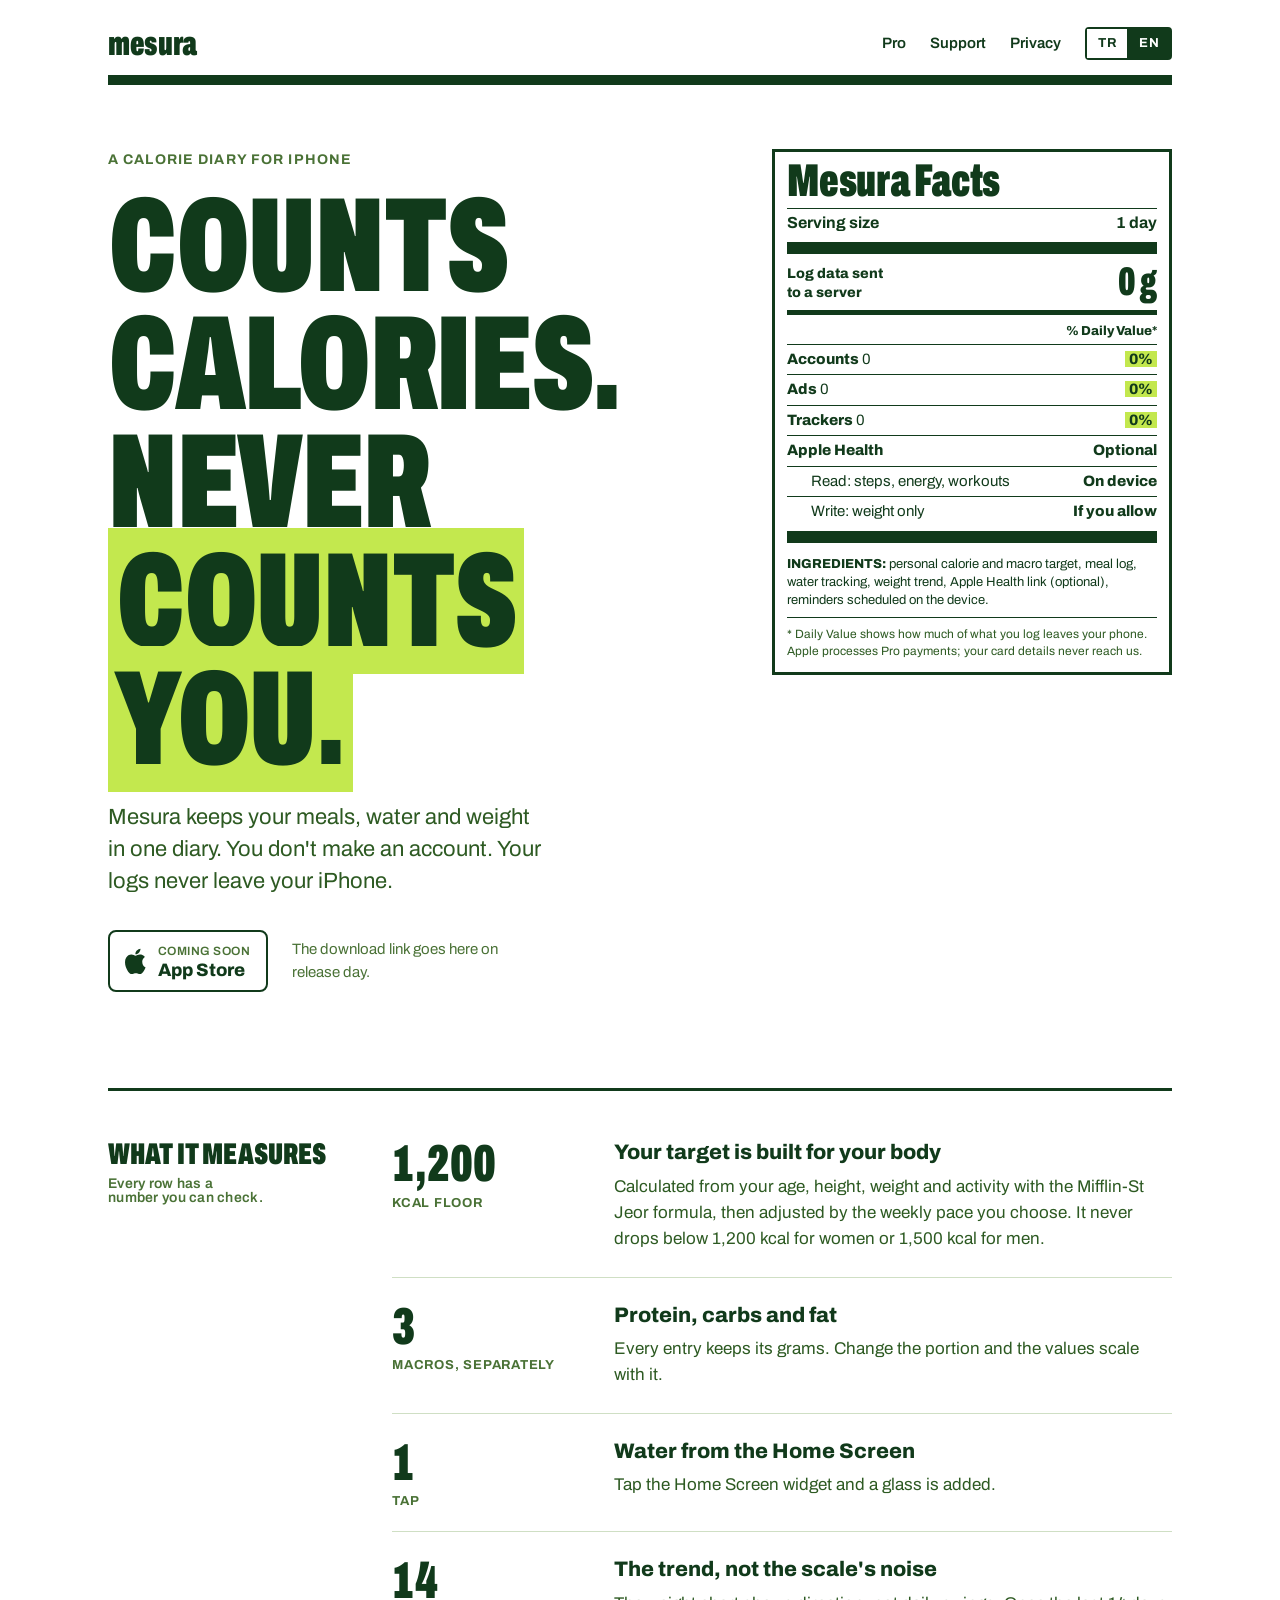
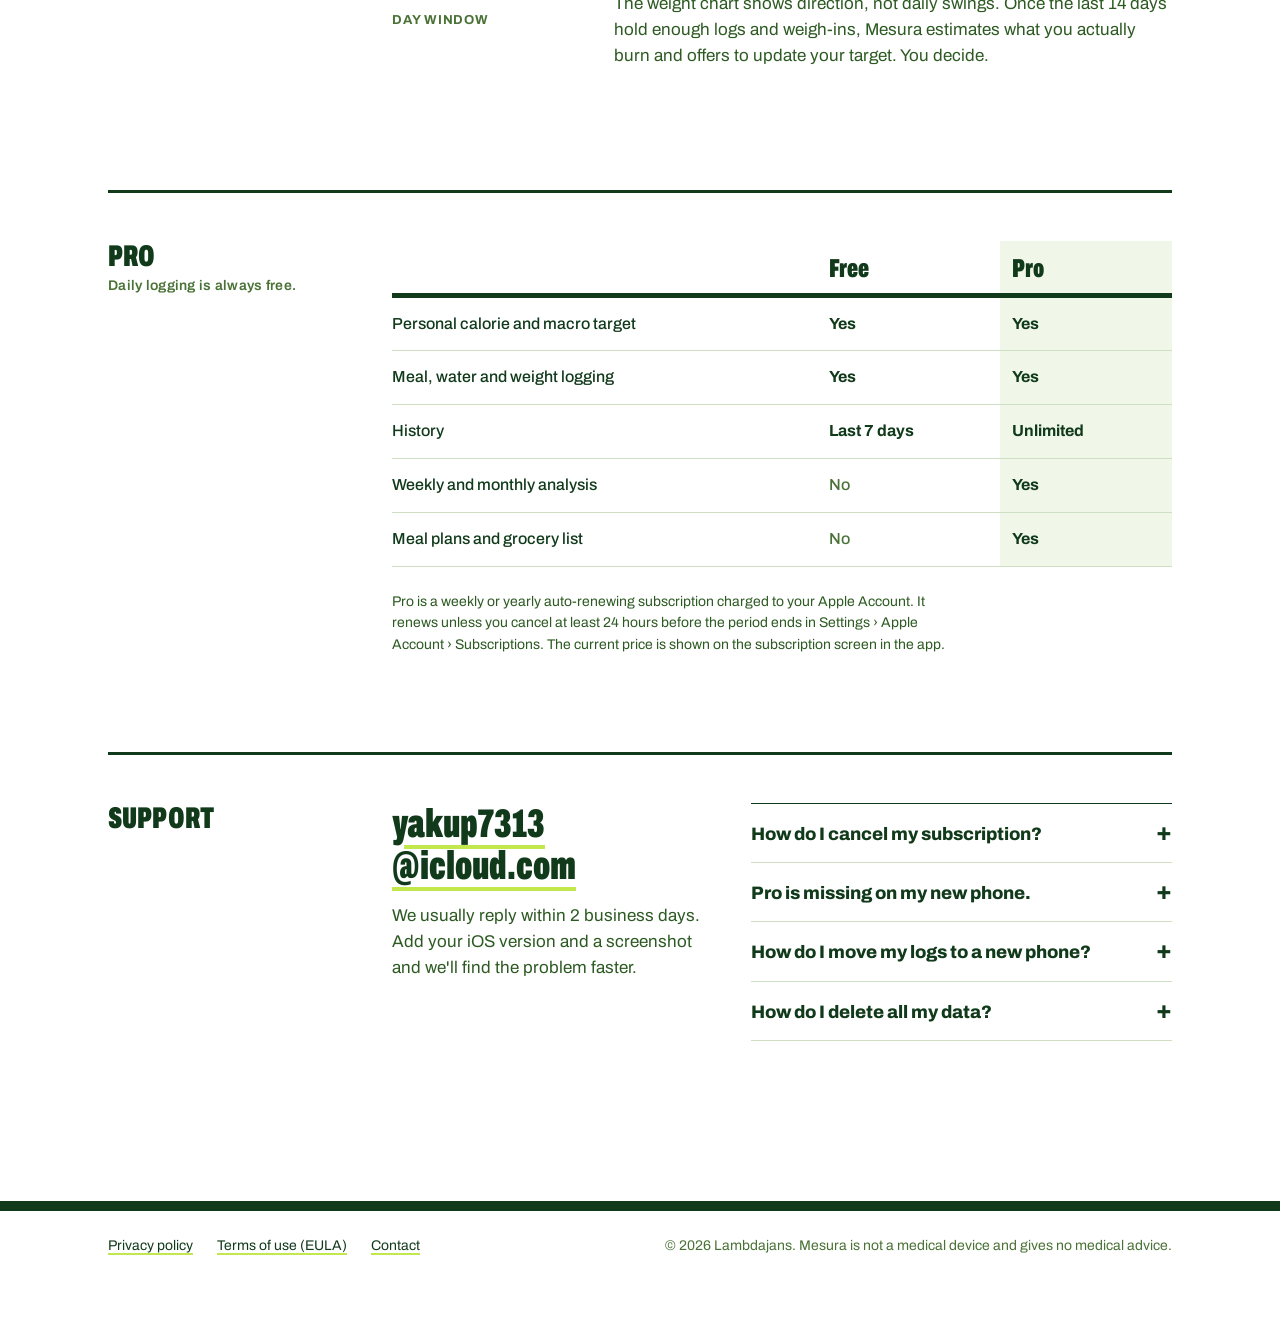
<file: index.html>
<!doctype html>
<html lang="tr">
<head>
<meta charset="utf-8">
<meta name="viewport" content="width=device-width, initial-scale=1, viewport-fit=cover">
<title>Mesura</title>
<meta name="title-tr" content="Mesura · Kalori günlüğü">
<meta name="title-en" content="Mesura · Calorie diary">
<meta name="description" content="Mesura, iPhone için kalori ve makro günlüğü. Hesap yok, reklam yok; kayıtların telefonunda kalır. / A calorie and macro diary for iPhone. No account, no ads; your logs stay on your phone.">
<meta name="theme-color" content="#ffffff">
<meta property="og:title" content="Mesura">
<meta property="og:description" content="Kalorini sayar. Seni izlemez.">
<meta property="og:type" content="website">
<link rel="icon" type="image/png" href="assets/icon.png">
<link rel="apple-touch-icon" href="assets/icon.png">
<link rel="preconnect" href="https://fonts.googleapis.com">
<link rel="preconnect" href="https://fonts.gstatic.com" crossorigin>
<link rel="stylesheet" href="https://fonts.googleapis.com/css2?family=Archivo:wdth,wght@62..125,400..900&display=swap">
<link rel="stylesheet" href="assets/site.css">
</head>
<body>
<a class="skip" href="#main"><span lang="tr">İçeriğe geç</span><span lang="en">Skip to content</span></a>

<div class="page">
  <header class="masthead">
    <a class="wordmark" href="./">mesura</a>
    <nav aria-label="Site">
      <a href="#pro">Pro</a>
      <a href="#destek"><span lang="tr">Destek</span><span lang="en">Support</span></a>
      <a href="privacy.html"><span lang="tr">Gizlilik</span><span lang="en">Privacy</span></a>
      <div class="lang" role="group" aria-label="Dil / Language">
        <button type="button" data-set-lang="tr" aria-pressed="true">TR</button>
        <button type="button" data-set-lang="en" aria-pressed="false">EN</button>
      </div>
    </nav>
  </header>

  <main id="main">
    <section class="hero" aria-labelledby="hero-title">
      <div>
        <p class="kicker"><span lang="tr">iPhone için kalori günlüğü</span><span lang="en">A calorie diary for iPhone</span></p>
        <h1 id="hero-title"><span lang="tr">Kalorini sayar. Seni <mark>izlemez.</mark></span><span lang="en">Counts calories. Never <mark>counts you.</mark></span></h1>
        <p class="lede" lang="tr">Mesura öğünlerini, suyunu ve kilonu tek bir günlükte tutar. Hesap açmazsın. Kayıtların iPhone'undan çıkmaz.</p>
        <p class="lede" lang="en">Mesura keeps your meals, water and weight in one diary. You don't make an account. Your logs never leave your iPhone.</p>
        <div class="store">
          <span class="store-badge">
            <svg width="22" height="26" viewBox="0 0 16 19" aria-hidden="true"><path fill="currentColor" d="M13.3 10.1c0-2.3 1.9-3.4 2-3.5-1.1-1.6-2.8-1.8-3.4-1.8-1.4-.2-2.8.8-3.5.8-.7 0-1.8-.8-3-.8C3.8 4.8 2.3 5.7 1.5 7.2c-1.7 2.9-.4 7.2 1.2 9.6.8 1.1 1.7 2.4 2.9 2.3 1.2 0 1.6-.7 3-.7s1.8.7 3 .7c1.3 0 2.1-1.1 2.8-2.3.9-1.3 1.3-2.6 1.3-2.6s-2.4-1-2.4-4.1zM11 3.3c.6-.8 1.1-1.8 1-2.8-.9 0-2 .6-2.7 1.4-.6.7-1.1 1.7-1 2.7 1 .1 2-.5 2.7-1.3z"/></svg>
            <span><small lang="tr">Yakında</small><small lang="en">Coming soon</small><b>App Store</b></span>
          </span>
          <p lang="tr">Yayına girdiğinde indirme bağlantısı bu sayfada olacak.</p>
          <p lang="en">The download link goes here on release day.</p>
        </div>
      </div>

      <!-- The product's own label. Every value is true for this release. -->
      <aside class="label-card" aria-label="Mesura Değerleri / Mesura Facts">
        <h2 lang="tr">Mesura Değerleri</h2>
        <h2 lang="en">Mesura Facts</h2>
        <div class="serving"><span lang="tr">Porsiyon</span><span lang="en">Serving size</span><span lang="tr">1 gün</span><span lang="en">1 day</span></div>
        <div class="bar-thick" aria-hidden="true"></div>
        <div class="headline-row">
          <span lang="tr">Sunucuya giden<br>kayıt verisi</span><span lang="en">Log data sent<br>to a server</span>
          <b class="num">0 g</b>
        </div>
        <div class="bar-mid" aria-hidden="true"></div>
        <table>
          <caption><span lang="tr">% Günlük Değer*</span><span lang="en">% Daily Value*</span></caption>
          <tbody>
            <tr><th scope="row"><b lang="tr">Hesap</b><b lang="en">Accounts</b> 0</th><td class="num"><span class="zero" lang="tr">%0</span><span class="zero" lang="en">0%</span></td></tr>
            <tr><th scope="row"><b lang="tr">Reklam</b><b lang="en">Ads</b> 0</th><td class="num"><span class="zero" lang="tr">%0</span><span class="zero" lang="en">0%</span></td></tr>
            <tr><th scope="row"><b lang="tr">İzleyici (tracker)</b><b lang="en">Trackers</b> 0</th><td class="num"><span class="zero" lang="tr">%0</span><span class="zero" lang="en">0%</span></td></tr>
            <tr><th scope="row"><b>Apple Health</b></th><td><span lang="tr">İsteğe bağlı</span><span lang="en">Optional</span></td></tr>
            <tr class="sub"><th scope="row"><span lang="tr">Okuma: adım, enerji, antrenman</span><span lang="en">Read: steps, energy, workouts</span></th><td><span lang="tr">Cihazda</span><span lang="en">On device</span></td></tr>
            <tr class="sub last"><th scope="row"><span lang="tr">Yazma: yalnızca kilo</span><span lang="en">Write: weight only</span></th><td><span lang="tr">Onayınla</span><span lang="en">If you allow</span></td></tr>
          </tbody>
        </table>
        <div class="bar-thick" aria-hidden="true"></div>
        <p class="ingredients" lang="tr"><b>İÇİNDEKİLER:</b> kişisel kalori ve makro hedefi, öğün kaydı, su takibi, kilo eğilimi, Apple Health bağlantısı (isteğe bağlı), cihazda planlanan hatırlatıcılar.</p>
        <p class="ingredients" lang="en"><b>INGREDIENTS:</b> personal calorie and macro target, meal log, water tracking, weight trend, Apple Health link (optional), reminders scheduled on the device.</p>
        <p class="foot" lang="tr">* Günlük Değer, kaydettiklerinin ne kadarının telefonundan çıktığını gösterir. Pro ödemesini Apple işler; kart bilgin bize gelmez.</p>
        <p class="foot" lang="en">* Daily Value shows how much of what you log leaves your phone. Apple processes Pro payments; your card details never reach us.</p>
      </aside>
    </section>

    <section class="band" aria-labelledby="what-title">
      <div class="band-inner">
        <h2 class="band-title" id="what-title"><span lang="tr">Ne ölçer</span><span lang="en">What it measures</span>
          <small lang="tr">Her satırda kontrol edebileceğin bir sayı var.</small><small lang="en">Every row has a number you can check.</small></h2>
        <dl class="facts">
          <div>
            <dt class="num"><span lang="tr">1.200</span><span lang="en">1,200</span><small lang="tr">kcal alt sınır</small><small lang="en">kcal floor</small></dt>
            <dd>
              <h3 lang="tr">Hedefin vücuduna göre kurulur</h3>
              <h3 lang="en">Your target is built for your body</h3>
              <p lang="tr">Yaşın, boyun, kilon ve hareket düzeyinden Mifflin-St Jeor formülüyle hesaplanır. Seçtiğin haftalık tempo kadar açık ya da fazla eklenir. Hedef kadınlarda 1.200, erkeklerde 1.500&nbsp;kcal'nin altına hiç inmez.</p>
              <p lang="en">Calculated from your age, height, weight and activity with the Mifflin-St Jeor formula, then adjusted by the weekly pace you choose. It never drops below 1,200&nbsp;kcal for women or 1,500&nbsp;kcal for men.</p>
            </dd>
          </div>
          <div>
            <dt class="num">3<small lang="tr">makro, ayrı ayrı</small><small lang="en">macros, separately</small></dt>
            <dd>
              <h3 lang="tr">Protein, karbonhidrat ve yağ</h3>
              <h3 lang="en">Protein, carbs and fat</h3>
              <p lang="tr">Her kayıt gramıyla tutulur. Porsiyonu değiştirirsen değerler aynı oranda ölçeklenir.</p>
              <p lang="en">Every entry keeps its grams. Change the portion and the values scale with it.</p>
            </dd>
          </div>
          <div>
            <dt class="num">1<small lang="tr">dokunuş</small><small lang="en">tap</small></dt>
            <dd>
              <h3 lang="tr">Su, ana ekrandan</h3>
              <h3 lang="en">Water from the Home Screen</h3>
              <p lang="tr">Ana ekrandaki widget'a dokun, bir bardak eklensin.</p>
              <p lang="en">Tap the Home Screen widget and a glass is added.</p>
            </dd>
          </div>
          <div>
            <dt class="num">14<small lang="tr">günlük pencere</small><small lang="en">day window</small></dt>
            <dd>
              <h3 lang="tr">Tartının gürültüsü değil, eğilimin</h3>
              <h3 lang="en">The trend, not the scale's noise</h3>
              <p lang="tr">Kilo grafiği günlük dalgalanmayı değil yönü gösterir. Son 14 günde yeterince kayıt ve tartı biriktiğinde Mesura gerçek harcamanı tahmin eder ve hedefini buna göre güncellemeyi önerir. Karar senin.</p>
              <p lang="en">The weight chart shows direction, not daily swings. Once the last 14 days hold enough logs and weigh-ins, Mesura estimates what you actually burn and offers to update your target. You decide.</p>
            </dd>
          </div>
        </dl>
      </div>
    </section>

    <section class="band" id="pro" aria-labelledby="pro-title">
      <div class="band-inner">
        <h2 class="band-title" id="pro-title">Pro
          <small lang="tr">Günlük kayıt her zaman ücretsiz.</small><small lang="en">Daily logging is always free.</small></h2>
        <div>
          <div class="compare-wrap">
            <table class="compare">
              <thead>
                <tr><th scope="col"><span class="sr" lang="tr">Özellik</span><span class="sr" lang="en">Feature</span></th><th scope="col"><span lang="tr">Ücretsiz</span><span lang="en">Free</span></th><th scope="col" class="pro-col">Pro</th></tr>
              </thead>
              <tbody lang="tr">
                <tr><th scope="row">Kişisel kalori ve makro hedefi</th><td>Var</td><td class="pro-col">Var</td></tr>
                <tr><th scope="row">Öğün, su ve kilo kaydı</th><td>Var</td><td class="pro-col">Var</td></tr>
                <tr><th scope="row">Kayıt geçmişi</th><td class="num">Son 7 gün</td><td class="pro-col">Sınırsız</td></tr>
                <tr><th scope="row">Haftalık ve aylık analiz</th><td class="no">Yok</td><td class="pro-col">Var</td></tr>
                <tr><th scope="row">Beslenme planı ve alışveriş listesi</th><td class="no">Yok</td><td class="pro-col">Var</td></tr>
              </tbody>
              <tbody lang="en">
                <tr><th scope="row">Personal calorie and macro target</th><td>Yes</td><td class="pro-col">Yes</td></tr>
                <tr><th scope="row">Meal, water and weight logging</th><td>Yes</td><td class="pro-col">Yes</td></tr>
                <tr><th scope="row">History</th><td class="num">Last 7 days</td><td class="pro-col">Unlimited</td></tr>
                <tr><th scope="row">Weekly and monthly analysis</th><td class="no">No</td><td class="pro-col">Yes</td></tr>
                <tr><th scope="row">Meal plans and grocery list</th><td class="no">No</td><td class="pro-col">Yes</td></tr>
              </tbody>
            </table>
          </div>
          <p class="fine" lang="tr">Pro haftalık veya yıllık, otomatik yenilenen bir aboneliktir ve Apple hesabından ücretlendirilir. Dönem bitmeden en az 24 saat önce Ayarlar › Apple Hesabı › Abonelikler'den iptal etmezsen yenilenir. Güncel fiyatı uygulamadaki abonelik ekranında görürsün.</p>
          <p class="fine" lang="en">Pro is a weekly or yearly auto-renewing subscription charged to your Apple Account. It renews unless you cancel at least 24 hours before the period ends in Settings › Apple Account › Subscriptions. The current price is shown on the subscription screen in the app.</p>
        </div>
      </div>
    </section>

    <section class="band" id="destek" aria-labelledby="support-title">
      <div class="band-inner">
        <h2 class="band-title" id="support-title"><span lang="tr">Destek</span><span lang="en">Support</span></h2>
        <div class="support">
          <div class="contact">
            <a class="mail" href="mailto:yakup7313@icloud.com?subject=Mesura">yakup7313<wbr>@icloud.com</a>
            <p lang="tr">Genellikle 2 iş günü içinde yanıt veririz. iOS sürümünü ve bir ekran görüntüsünü eklersen sorunu daha hızlı buluruz.</p>
            <p lang="en">We usually reply within 2 business days. Add your iOS version and a screenshot and we'll find the problem faster.</p>
          </div>
          <div class="qa">
            <details>
              <summary><span lang="tr">Aboneliğimi nasıl iptal ederim?</span><span lang="en">How do I cancel my subscription?</span></summary>
              <div class="answer" lang="tr"><p>Ayarlar › [adın] › Abonelikler › Mesura Pro. Ya da uygulamada Profil ekranındaki Mesura Pro kartına dokun. İptal, içinde bulunduğun dönemin sonunda geçerli olur ve o güne kadar Pro açık kalır.</p></div>
              <div class="answer" lang="en"><p>Settings › [your name] › Subscriptions › Mesura Pro. Or tap the Mesura Pro card on the Profile screen in the app. Cancelling takes effect at the end of the current period, and Pro stays on until then.</p></div>
            </details>
            <details>
              <summary><span lang="tr">Yeni telefonda Pro görünmüyor.</span><span lang="en">Pro is missing on my new phone.</span></summary>
              <div class="answer" lang="tr"><p>Aboneliği aldığın Apple hesabıyla giriş yap ve abonelik ekranında <strong>Geri yükle</strong>'ye dokun. Abonelik cihaza değil, Apple hesabına bağlıdır.</p></div>
              <div class="answer" lang="en"><p>Sign in with the Apple Account you subscribed with and tap <strong>Restore</strong> on the subscription screen. The subscription belongs to your Apple Account, not the device.</p></div>
            </details>
            <details>
              <summary><span lang="tr">Kayıtlarımı yeni telefona nasıl taşırım?</span><span lang="en">How do I move my logs to a new phone?</span></summary>
              <div class="answer" lang="tr"><p>Hesap ve sunucu olmadığı için iki yol var. iPhone'unun iCloud ya da bilgisayar yedeği uygulama verisini de taşır. Ya da Profil › Verilerimi dışa aktar ile bir dosya al, yeni telefonda Profil › Yedekten geri yükle ile aç.</p><p><strong>Uygulamayı yedeksiz silersen kayıtların da silinir.</strong></p></div>
              <div class="answer" lang="en"><p>There's no account or server, so there are two ways. Your iPhone's iCloud or computer backup carries app data. Or save a file with Profile › Export my data and open it on the new phone with Profile › Restore from backup.</p><p><strong>Deleting the app without a backup deletes your logs.</strong></p></div>
            </details>
            <details>
              <summary><span lang="tr">Tüm verilerimi nasıl silerim?</span><span lang="en">How do I delete all my data?</span></summary>
              <div class="answer" lang="tr"><p>Profil › Verileri sil ve yeniden başla. Uygulamayı silmek de aynı sonucu verir. Bizde bir kopyası olmadığı için ayrıca talep göndermen gerekmez.</p></div>
              <div class="answer" lang="en"><p>Profile › Delete data and start over. Deleting the app does the same. We hold no copy, so there's nothing else to request.</p></div>
            </details>
          </div>
        </div>
      </div>
    </section>
  </main>
</div>

<footer class="colophon">
  <div class="page">
    <nav aria-label="Yasal / Legal">
      <a href="privacy.html"><span lang="tr">Gizlilik politikası</span><span lang="en">Privacy policy</span></a>
      <a href="https://www.apple.com/legal/internet-services/itunes/dev/stdeula/" rel="noopener"><span lang="tr">Kullanım koşulları (EULA)</span><span lang="en">Terms of use (EULA)</span></a>
      <a href="mailto:yakup7313@icloud.com?subject=Mesura"><span lang="tr">İletişim</span><span lang="en">Contact</span></a>
    </nav>
    <p class="legal">© 2026 Lambdajans. <span lang="tr">Mesura tıbbi bir cihaz değildir ve tıbbi tavsiye vermez.</span><span lang="en">Mesura is not a medical device and gives no medical advice.</span></p>
  </div>
</footer>

<script src="assets/site.js"></script>
</body>
</html>
</file>
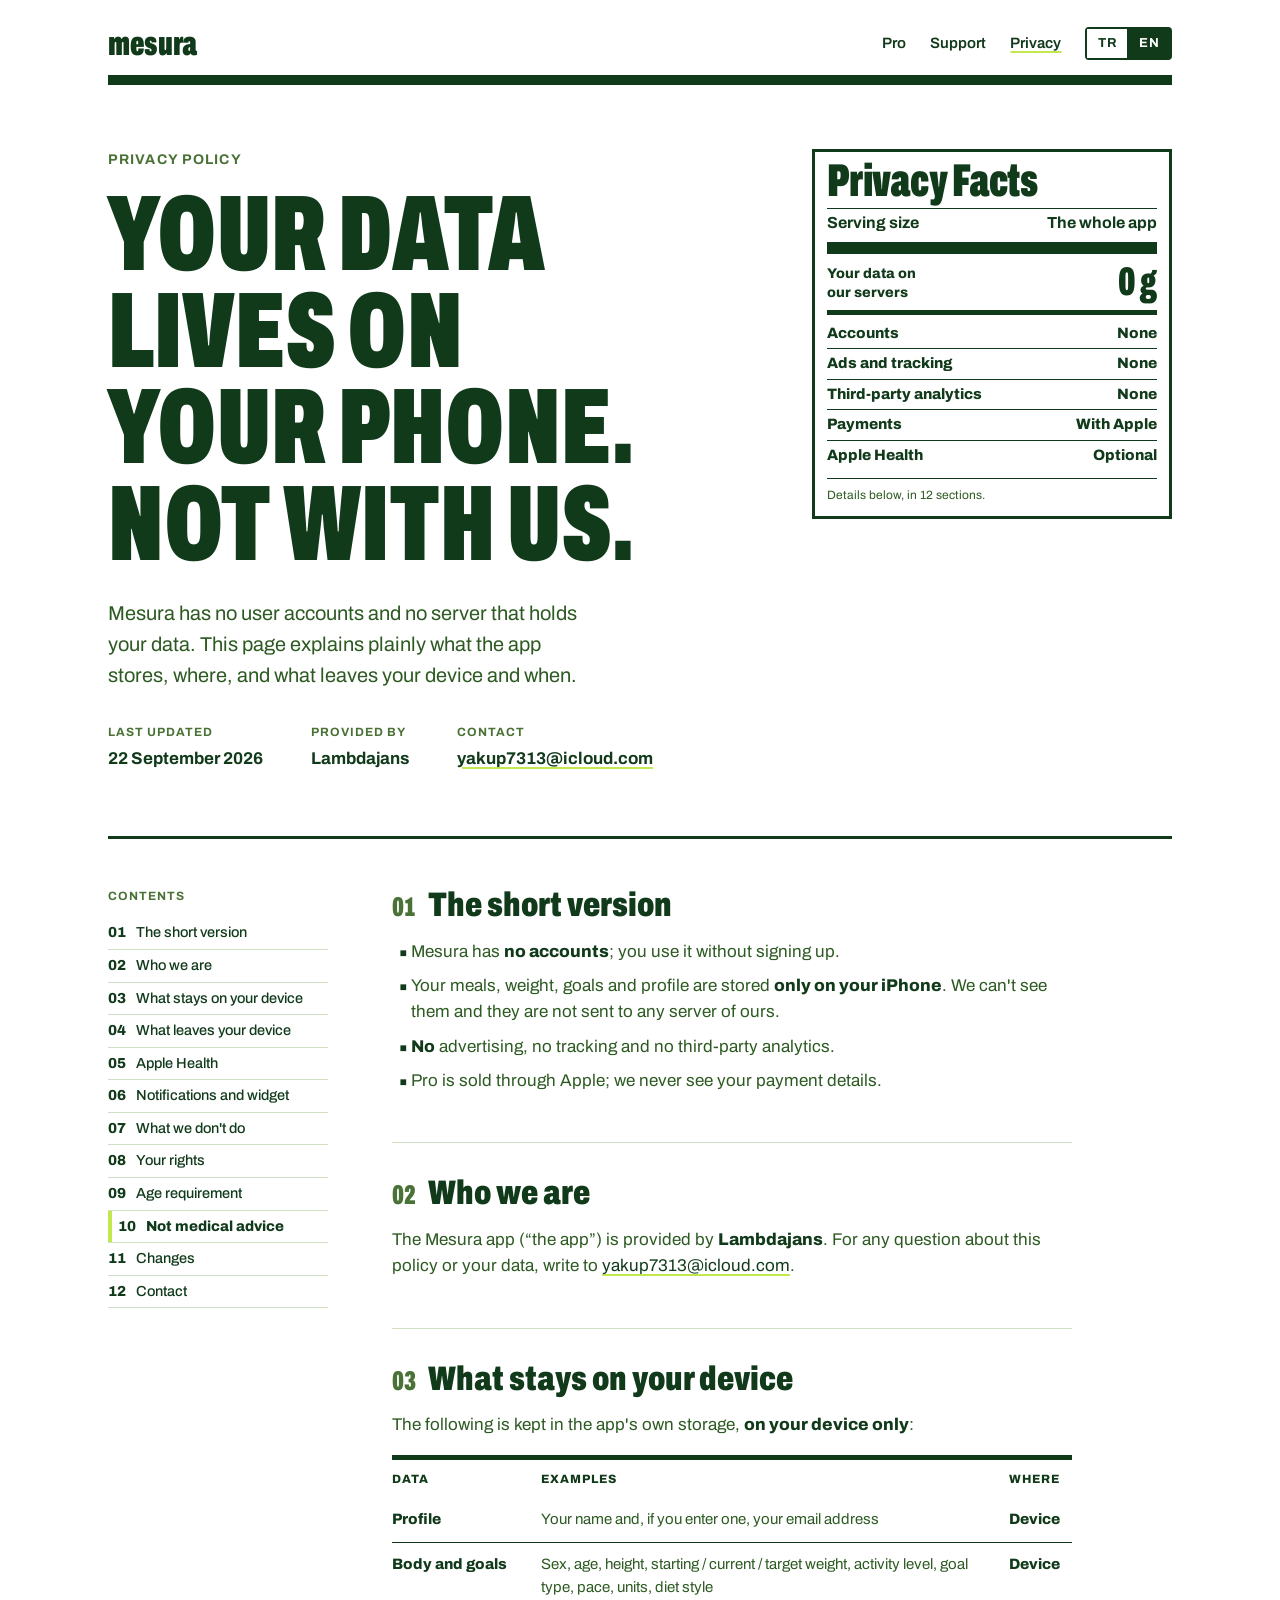
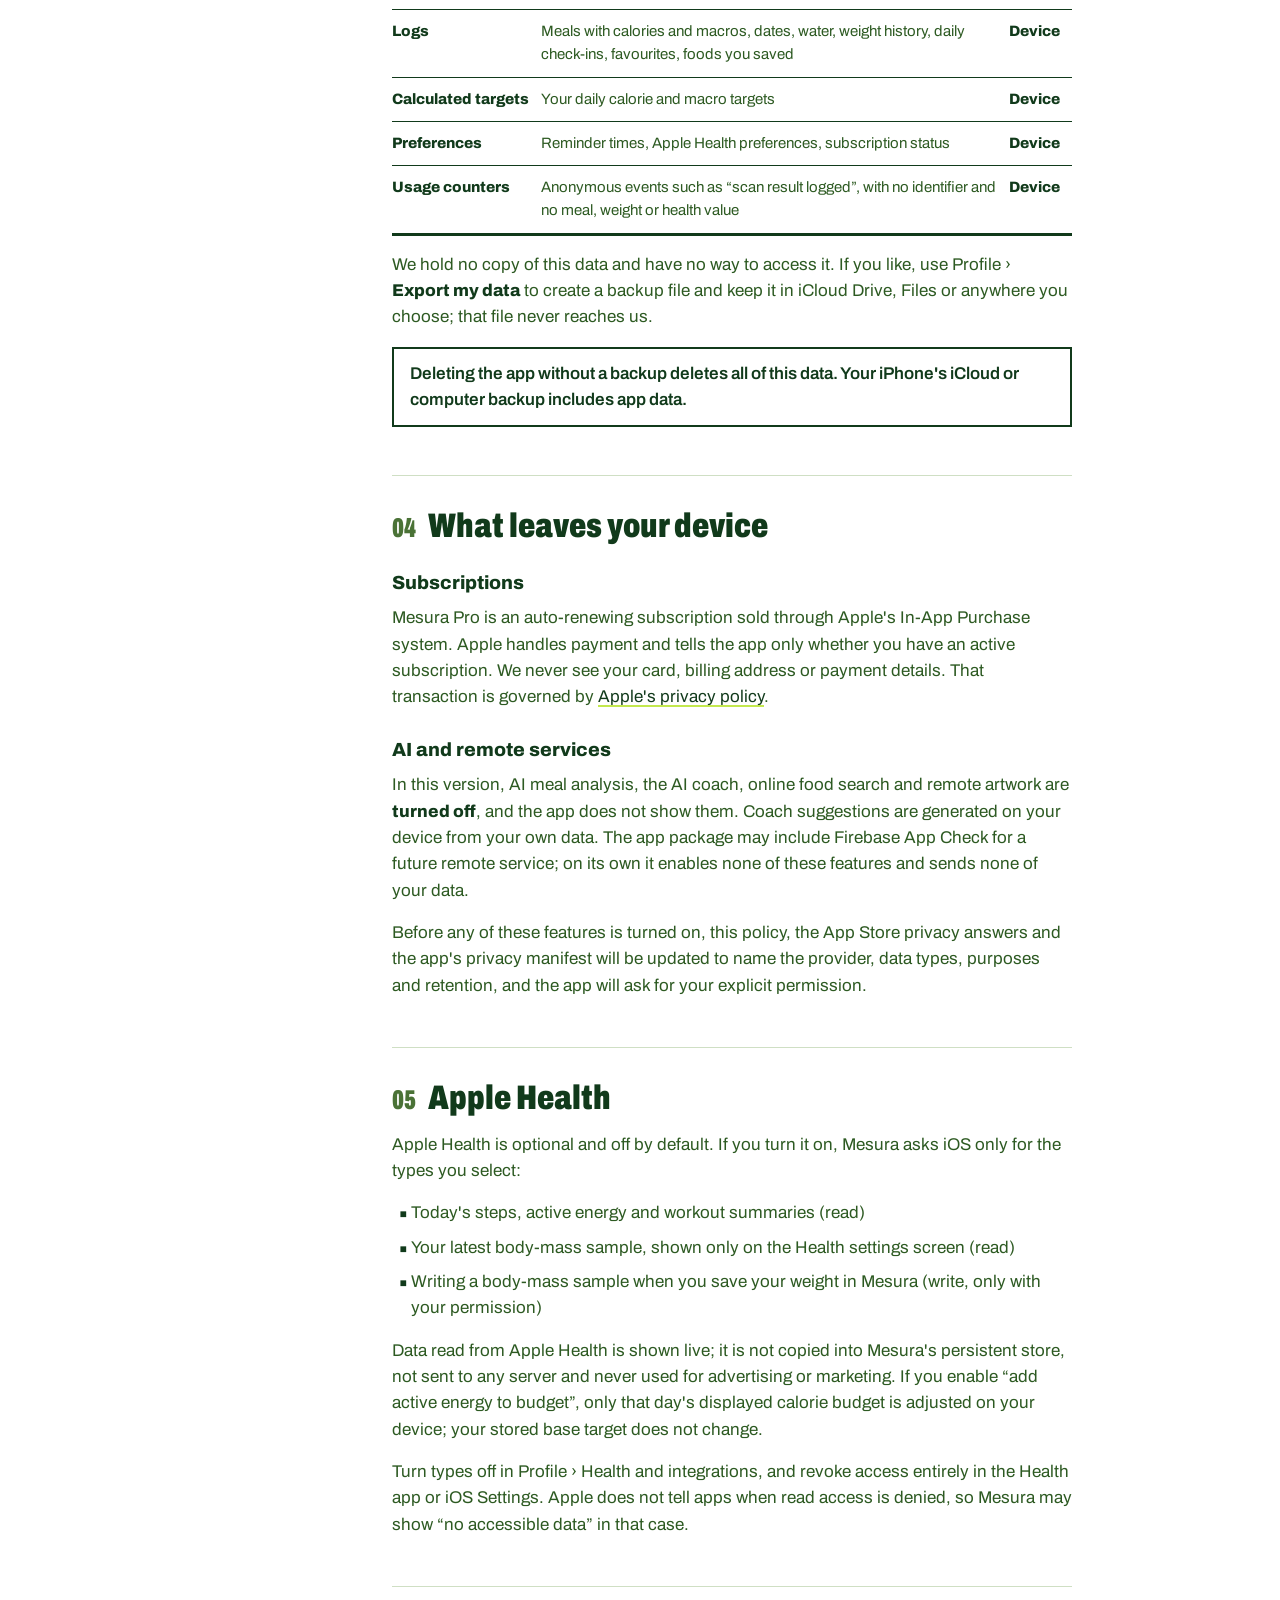
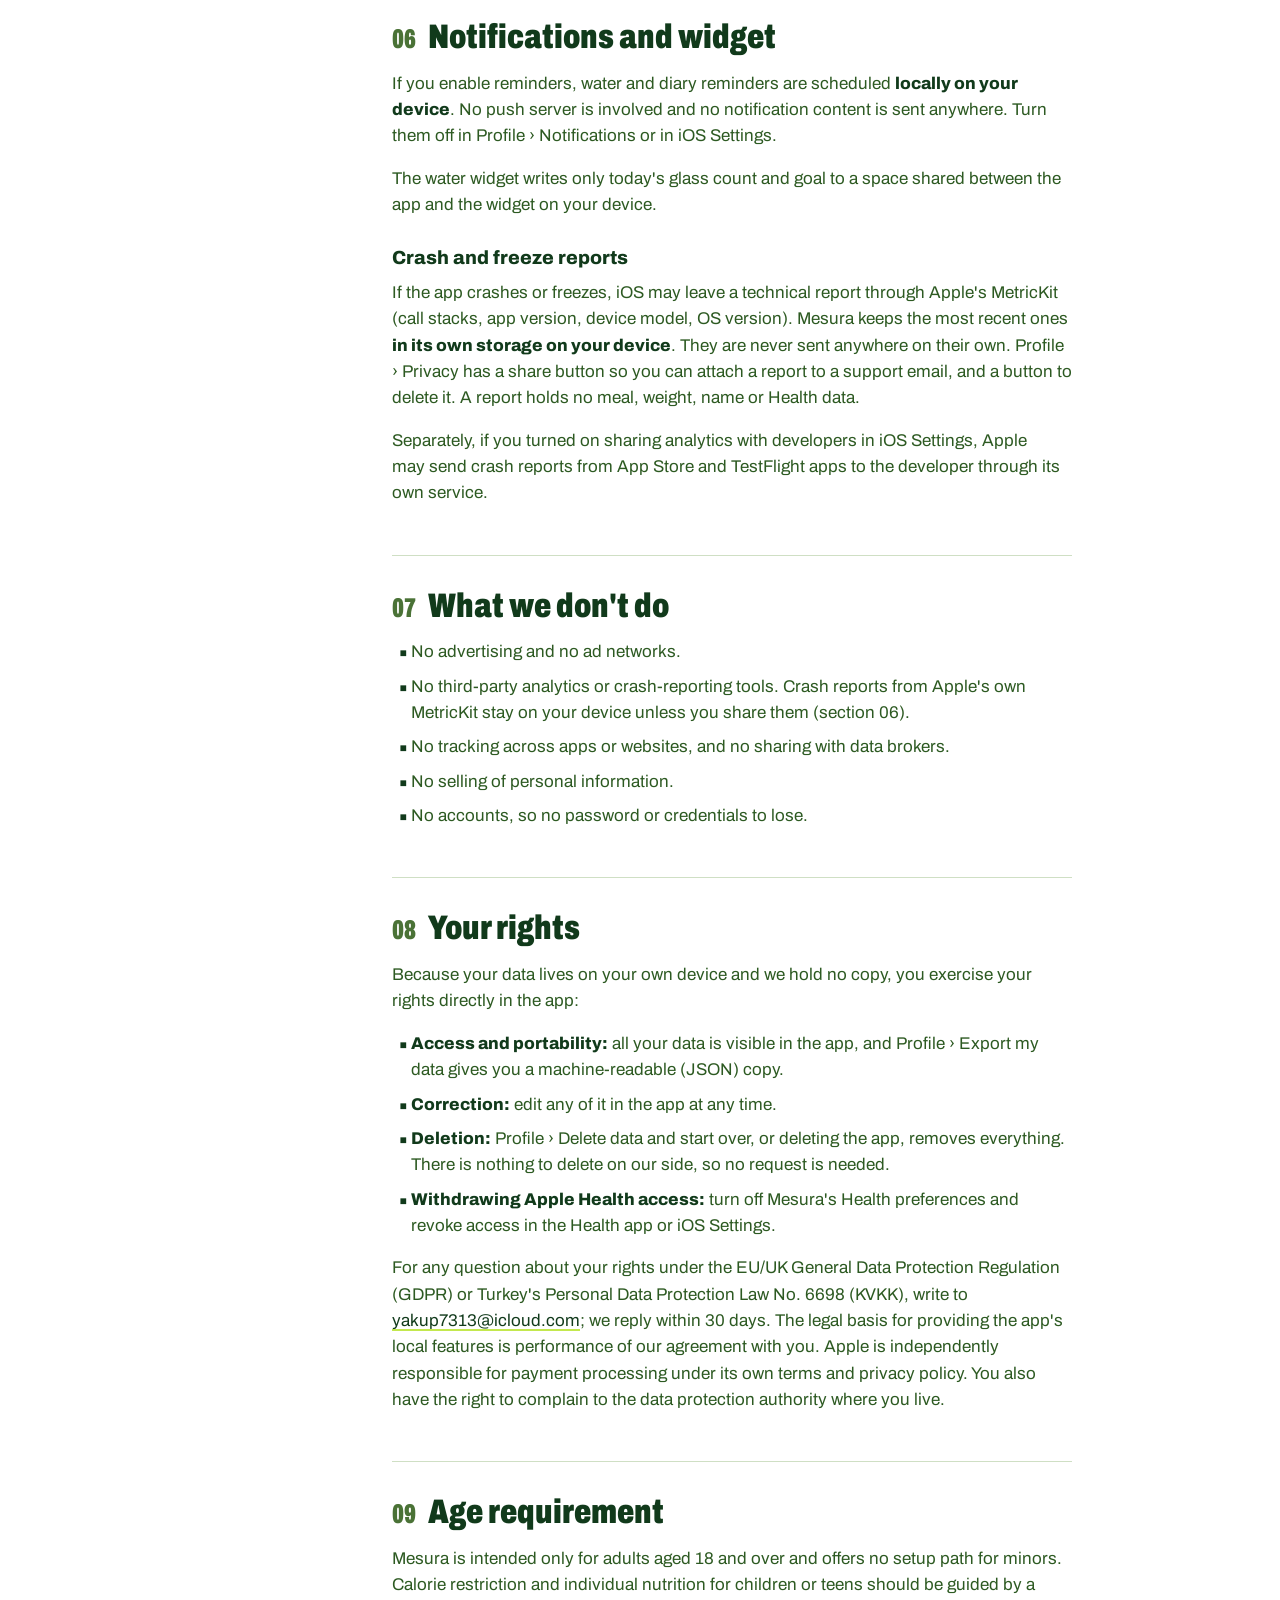
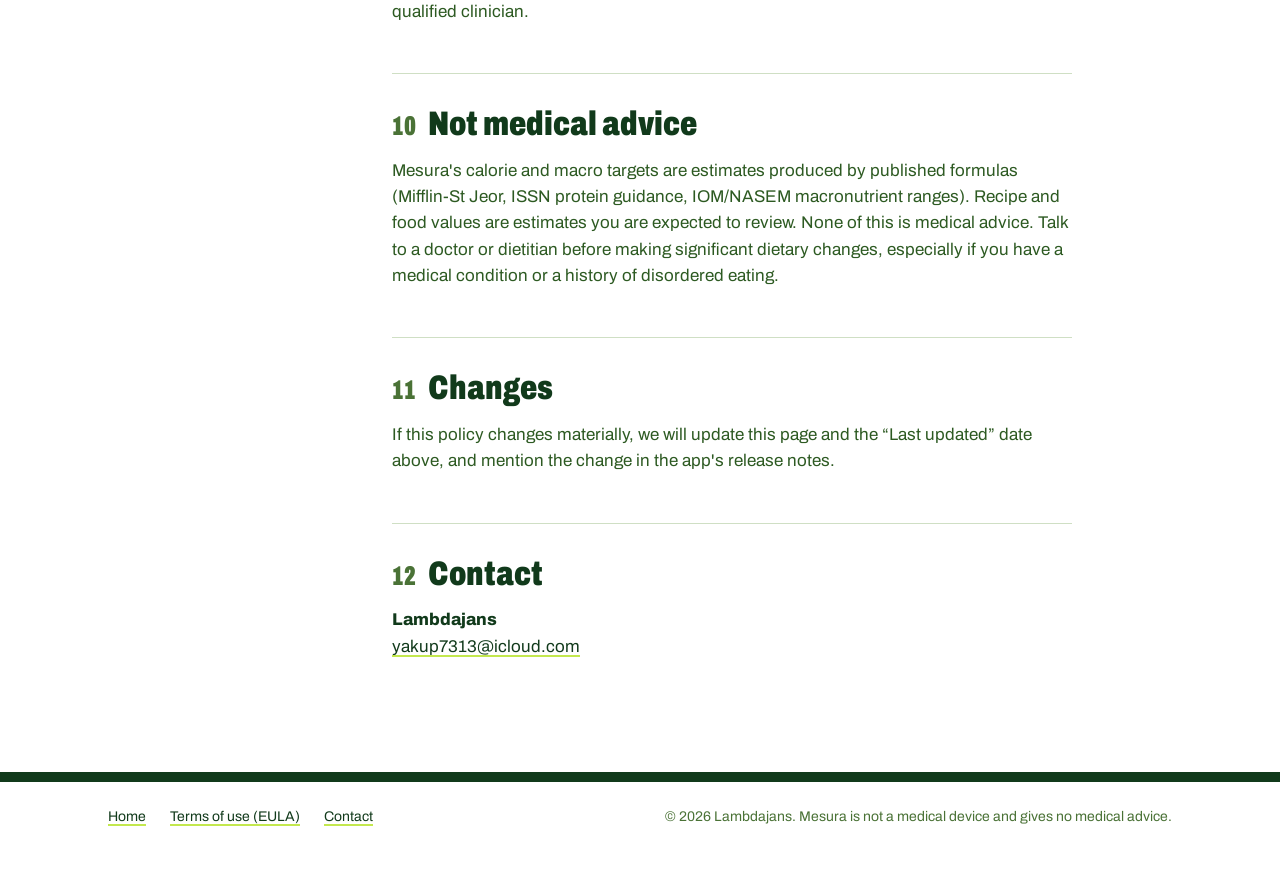
<file: privacy.html>
<!doctype html>
<html lang="tr">
<head>
<meta charset="utf-8">
<meta name="viewport" content="width=device-width, initial-scale=1, viewport-fit=cover">
<title>Mesura Gizlilik Politikası</title>
<meta name="title-tr" content="Mesura Gizlilik Politikası">
<meta name="title-en" content="Mesura Privacy Policy">
<meta name="description" content="Mesura gizlilik politikası: verilerin iPhone'unda kalır, hesap ve sunucu yok. / Mesura privacy policy: your data stays on your iPhone, no account, no server.">
<meta name="theme-color" content="#ffffff">
<link rel="icon" type="image/png" href="assets/icon.png">
<link rel="apple-touch-icon" href="assets/icon.png">
<link rel="preconnect" href="https://fonts.googleapis.com">
<link rel="preconnect" href="https://fonts.gstatic.com" crossorigin>
<link rel="stylesheet" href="https://fonts.googleapis.com/css2?family=Archivo:wdth,wght@62..125,400..900&display=swap">
<link rel="stylesheet" href="assets/site.css">
</head>
<body>
<a class="skip" href="#main"><span lang="tr">İçeriğe geç</span><span lang="en">Skip to content</span></a>

<div class="page">
  <header class="masthead">
    <a class="wordmark" href="./">mesura</a>
    <nav aria-label="Site">
      <a href="./#pro">Pro</a>
      <a href="./#destek"><span lang="tr">Destek</span><span lang="en">Support</span></a>
      <a href="privacy.html" aria-current="page"><span lang="tr">Gizlilik</span><span lang="en">Privacy</span></a>
      <div class="lang" role="group" aria-label="Dil / Language">
        <button type="button" data-set-lang="tr" aria-pressed="true">TR</button>
        <button type="button" data-set-lang="en" aria-pressed="false">EN</button>
      </div>
    </nav>
  </header>

<main id="main">

<!-- ============================ TÜRKÇE ============================ -->
<article lang="tr">
  <header class="doc-head">
    <div>
    <p class="kicker">Gizlilik politikası</p>
    <h1>Verilerin telefonunda.<br>Bizde değil.</h1>
    <p class="lede">Mesura'nın kullanıcı hesabı ve senin verilerini tutan bir sunucusu yok. Bu sayfa, uygulamanın neyi nerede sakladığını ve cihazından neyin, ne zaman çıktığını açıkça anlatır.</p>
    <dl class="meta">
      <div><dt>Son güncelleme</dt><dd>22 Eylül 2026</dd></div>
      <div><dt>Sorumlu</dt><dd>Lambdajans</dd></div>
      <div><dt>İletişim</dt><dd><a href="mailto:yakup7313@icloud.com">yakup7313@icloud.com</a></dd></div>
    </dl>
    </div>
    <aside class="label-card" aria-label="Özet">
      <h2>Gizlilik Değerleri</h2>
      <div class="serving"><span>Porsiyon</span><span>Tüm uygulama</span></div>
      <div class="bar-thick" aria-hidden="true"></div>
      <div class="headline-row"><span>Bizim sunucumuzdaki<br>senin verilerin</span><b class="num">0 g</b></div>
      <div class="bar-mid" aria-hidden="true"></div>
      <table>
        <tbody>
          <tr><th scope="row"><b>Hesap</b></th><td>Yok</td></tr>
          <tr><th scope="row"><b>Reklam ve izleme</b></th><td>Yok</td></tr>
          <tr><th scope="row"><b>Üçüncü taraf analiz</b></th><td>Yok</td></tr>
          <tr><th scope="row"><b>Ödeme</b></th><td>Apple'da</td></tr>
          <tr class="last"><th scope="row"><b>Apple Health</b></th><td>İsteğe bağlı</td></tr>
        </tbody>
      </table>
      <p class="foot">Ayrıntılar aşağıda, 12 bölümde.</p>
    </aside>
  </header>

  <div class="doc">
    <nav class="toc" aria-label="İçindekiler">
      <p>İçindekiler</p>
      <ol>
        <li><a href="#tr-kisaca"><span>01</span>Kısaca</a></li>
        <li><a href="#tr-kim"><span>02</span>Biz kimiz</a></li>
        <li><a href="#tr-cihazda"><span>03</span>Cihazında saklananlar</a></li>
        <li><a href="#tr-disari"><span>04</span>Cihazından çıkanlar</a></li>
        <li><a href="#tr-saglik"><span>05</span>Apple Health</a></li>
        <li><a href="#tr-bildirim"><span>06</span>Bildirimler ve widget</a></li>
        <li><a href="#tr-yapmadiklarimiz"><span>07</span>Yapmadıklarımız</a></li>
        <li><a href="#tr-haklar"><span>08</span>Hakların ve KVKK</a></li>
        <li><a href="#tr-yas"><span>09</span>Yaş sınırı</a></li>
        <li><a href="#tr-tibbi"><span>10</span>Tıbbi tavsiye değildir</a></li>
        <li><a href="#tr-degisiklik"><span>11</span>Değişiklikler</a></li>
        <li><a href="#tr-iletisim"><span>12</span>İletişim</a></li>
      </ol>
    </nav>

    <div class="prose">
      <section id="tr-kisaca">
        <h2><span class="n">01</span>Kısaca</h2>
        <ul>
          <li>Mesura'da <strong>hesap yok</strong>; kayıt olmadan kullanırsın.</li>
          <li>Öğünlerin, kilon, hedeflerin ve profil bilgilerin <strong>yalnızca iPhone'unda</strong> saklanır. Bunları göremeyiz ve bizim sunucumuza gönderilmez.</li>
          <li>Reklam, izleme (tracking) ve üçüncü taraf analiz aracı <strong>yok</strong>.</li>
          <li>Pro aboneliği Apple üzerinden satılır; ödeme bilgilerini hiçbir zaman görmeyiz.</li>
        </ul>
      </section>

      <section id="tr-kim">
        <h2><span class="n">02</span>Biz kimiz</h2>
        <p>Mesura uygulaması (“uygulama”) <strong>Lambdajans</strong> tarafından sunulur. Bu politika veya verilerin hakkındaki her soru için <a href="mailto:yakup7313@icloud.com">yakup7313@icloud.com</a> adresine yazabilirsin.</p>
      </section>

      <section id="tr-cihazda">
        <h2><span class="n">03</span>Cihazında saklananlar</h2>
        <p>Aşağıdakiler uygulamanın kendi depolama alanında, <strong>yalnızca cihazında</strong> tutulur:</p>
        <div class="table-wrap">
          <table class="data">
            <thead><tr><th scope="col">Veri</th><th scope="col">Örnek</th><th scope="col">Nerede</th></tr></thead>
            <tbody>
              <tr><th scope="row">Profil</th><td>Adın ve girersen e-posta adresin</td><td class="where">Cihaz</td></tr>
              <tr><th scope="row">Vücut ve hedef</th><td>Cinsiyet, yaş, boy, başlangıç / güncel / hedef kilo, aktivite düzeyi, hedef türü, tempo, birim tercihi, beslenme tarzı</td><td class="where">Cihaz</td></tr>
              <tr><th scope="row">Kayıtlar</th><td>Öğünler ve kalori-makro değerleri, tarihleri, su, kilo geçmişi, günlük check-in'ler, favoriler, kendi eklediğin besinler</td><td class="where">Cihaz</td></tr>
              <tr><th scope="row">Hesaplanan hedefler</th><td>Günlük kalori ve makro hedefin</td><td class="where">Cihaz</td></tr>
              <tr><th scope="row">Tercihler</th><td>Hatırlatıcı saatleri, Apple Health tercihleri, abonelik durumu</td><td class="where">Cihaz</td></tr>
              <tr><th scope="row">Kullanım sayaçları</th><td>“Tarama sonucu kaydedildi” gibi anonim olay kayıtları; kimlik, öğün, kilo veya sağlık değeri içermez</td><td class="where">Cihaz</td></tr>
            </tbody>
          </table>
        </div>
        <p>Bu verilerin bir kopyası bizde yoktur ve onlara erişmemizin bir yolu bulunmaz. İstersen Profil › <strong>Verilerimi dışa aktar</strong> ile bir yedek dosyası oluşturup iCloud Drive, Dosyalar veya seçtiğin başka bir yerde saklayabilirsin; bu dosya bize ulaşmaz.</p>
        <p class="note">Uygulamayı yedek almadan silersen bu verilerin tamamı da silinir. iPhone'unun iCloud veya bilgisayar yedeği uygulama verisini de kapsar.</p>
      </section>

      <section id="tr-disari">
        <h2><span class="n">04</span>Cihazından çıkanlar</h2>
        <h3>Abonelikler</h3>
        <p>Mesura Pro, Apple'ın uygulama içi satın alma sistemiyle satılan otomatik yenilenen bir aboneliktir. Ödemeyi Apple yürütür ve uygulamaya yalnızca etkin bir aboneliğin olup olmadığını bildirir. Kart, fatura adresi veya ödeme bilgilerini hiçbir zaman görmeyiz. Bu işlem <a href="https://www.apple.com/legal/privacy/" rel="noopener">Apple'ın gizlilik politikasına</a> tabidir.</p>
        <h3>Yapay zekâ ve uzak servisler</h3>
        <p>Bu sürümde yapay zekâ ile öğün analizi, yapay zekâ koçu, çevrimiçi besin arama ve uzaktan görsel yükleme <strong>kapalıdır</strong>; uygulama bu girişleri göstermez. Koç önerileri cihazında, kendi verilerinden üretilir. Uygulama paketinde, ileride uzak bir servis açılırsa kullanılmak üzere Firebase App Check bulunabilir; bu paket tek başına bu özellikleri açmaz ve senin verilerini göndermez.</p>
        <p>Bu özelliklerden herhangi biri açılmadan önce bu politika, App Store gizlilik yanıtları ve uygulamanın gizlilik bildirimi; kullanılan sağlayıcıyı, veri türlerini, amaçları ve saklama sürelerini belirtecek şekilde güncellenir ve senden açık izin istenir.</p>
      </section>

      <section id="tr-saglik">
        <h2><span class="n">05</span>Apple Health</h2>
        <p>Apple Health bağlantısı isteğe bağlıdır ve varsayılan olarak kapalıdır. Açarsan Mesura yalnızca seçtiğin türler için iOS'tan izin ister:</p>
        <ul>
          <li>Bugünün adımları, aktif enerjisi ve antrenman özetleri (okuma)</li>
          <li>Apple Health'teki en son kilo ölçümün; yalnızca Sağlık ayarları ekranında gösterilir (okuma)</li>
          <li>Mesura'da kilonu elle kaydettiğinde bu ölçümü Apple Health'e yazma (yazma, yalnızca açık izinle)</li>
        </ul>
        <p>Apple Health'ten okunan veriler anlık olarak gösterilir; Mesura'nın kalıcı deposuna kopyalanmaz, bir sunucuya gönderilmez ve reklam ya da pazarlama amacıyla kullanılmaz. “Aktif enerjiyi bütçeye ekle” seçeneğini açarsan yalnızca o günün gösterilen kalori bütçesi cihazında ayarlanır; kayıtlı temel hedefin değişmez.</p>
        <p>Profil › Sağlık ve entegrasyonlar'dan türleri kapatabilir, izni Sağlık uygulamasından veya iOS Ayarları'ndan tamamen geri alabilirsin. Apple, okuma izninin reddedildiğini uygulamalara bildirmediği için Mesura bu durumda “erişilebilir veri yok” gösterebilir.</p>
      </section>

      <section id="tr-bildirim">
        <h2><span class="n">06</span>Bildirimler ve widget</h2>
        <p>Hatırlatıcıları açarsan su ve günlük hatırlatmaları <strong>cihazında yerel olarak</strong> planlanır. Bildirim sunucusu kullanılmaz ve bildirim içeriği hiçbir yere gönderilmez. Profil › Bildirimler'den veya iOS Ayarları'ndan kapatabilirsin.</p>
        <p>Su widget'ı, günün su sayısını göstermek için yalnızca bu sayıyı ve hedefini cihazındaki uygulama ile widget arasında paylaşılan alana yazar.</p>
        <h3>Çökme ve donma raporları</h3>
        <p>Uygulama çökerse veya donarsa iOS, Apple'ın MetricKit'i aracılığıyla teknik bir rapor bırakabilir (çağrı yığınları, uygulama sürümü, cihaz modeli, işletim sistemi sürümü). Mesura bu raporların en yenilerini <strong>cihazındaki kendi alanında</strong> tutar. Kendiliğinden hiçbir yere gönderilmez. Profil › Gizlilik bölümünde raporu destek e-postasına eklemen için bir paylaş düğmesi, silmen için de ayrı bir düğme vardır. Raporda öğün, kilo, ad veya sağlık bilgin bulunmaz.</p>
        <p>Bundan bağımsız olarak, iOS Ayarları'nda geliştiricilerle analiz paylaşımını açtıysan Apple, App Store ve TestFlight uygulamalarının çökme raporlarını kendi hizmeti üzerinden geliştiriciye iletebilir.</p>
      </section>

      <section id="tr-yapmadiklarimiz">
        <h2><span class="n">07</span>Yapmadıklarımız</h2>
        <ul>
          <li>Reklam göstermeyiz, reklam ağı kullanmayız.</li>
          <li>Üçüncü taraf analiz veya çökme raporlama aracı kullanmayız. Apple'ın MetricKit'inden gelen çökme raporları, sen paylaşmadıkça cihazında kalır (bölüm 06).</li>
          <li>Seni uygulamalar ve web siteleri arasında izlemeyiz; veri aracılarıyla veri paylaşmayız.</li>
          <li>Kişisel verilerini satmayız.</li>
          <li>Hesap olmadığı için kaybolabilecek bir parola veya kimlik bilgisi tutmayız.</li>
        </ul>
      </section>

      <section id="tr-haklar">
        <h2><span class="n">08</span>Hakların ve KVKK</h2>
        <p>Verilerin kendi cihazında durduğu ve bizde bir kopyası olmadığı için haklarını doğrudan uygulamadan kullanırsın:</p>
        <ul>
          <li><strong>Erişim ve taşınabilirlik:</strong> tüm verilerin uygulamada görünür; Profil › Verilerimi dışa aktar ile makinece okunabilir (JSON) bir kopya alabilirsin.</li>
          <li><strong>Düzeltme:</strong> her bilgiyi istediğin zaman uygulamada düzenleyebilirsin.</li>
          <li><strong>Silme:</strong> Profil › Verileri sil ve yeniden başla ya da uygulamayı silmek her şeyi siler. Bizim tarafımızda silinecek bir şey olmadığından ayrıca talep gerekmez.</li>
          <li><strong>Apple Health iznini geri alma:</strong> Mesura'nın Sağlık tercihlerini kapat ve izni Sağlık uygulamasından veya iOS Ayarları'ndan kaldır.</li>
        </ul>
        <p>6698 sayılı Kişisel Verilerin Korunması Kanunu (KVKK) ve AB/Birleşik Krallık Genel Veri Koruma Tüzüğü (GDPR) kapsamındaki haklarınla ilgili her soru için <a href="mailto:yakup7313@icloud.com">yakup7313@icloud.com</a> adresine yazabilirsin; başvurunu en geç 30 gün içinde yanıtlarız. Uygulamanın yerel özelliklerini sunmanın hukuki dayanağı, seninle aramızdaki kullanım ilişkisinin ifasıdır. Ödeme işlemlerinden Apple, kendi koşulları ve gizlilik politikası çerçevesinde bağımsız olarak sorumludur. Ayrıca yaşadığın ülkedeki veri koruma otoritesine şikâyette bulunma hakkın vardır.</p>
      </section>

      <section id="tr-yas">
        <h2><span class="n">09</span>Yaş sınırı</h2>
        <p>Mesura yalnızca 18 yaş ve üzeri yetişkinler içindir ve reşit olmayanlar için bir kurulum yolu sunmaz. Çocuk ve gençlerde kalori kısıtlaması ve bireysel beslenme bir uzman hekim eşliğinde yapılmalıdır.</p>
      </section>

      <section id="tr-tibbi">
        <h2><span class="n">10</span>Tıbbi tavsiye değildir</h2>
        <p>Mesura'nın kalori ve makro hedefleri yayımlanmış formüllerle (Mifflin-St Jeor, ISSN protein önerileri, IOM/NASEM makro aralıkları) üretilen tahminlerdir. Tarif ve besin değerleri de tahmindir ve kontrol etmen beklenir. Bunların hiçbiri tıbbi tavsiye değildir. Beslenmende önemli bir değişiklik yapmadan önce, özellikle bir sağlık sorunun veya yeme bozukluğu geçmişin varsa, bir hekim veya diyetisyene danış.</p>
      </section>

      <section id="tr-degisiklik">
        <h2><span class="n">11</span>Değişiklikler</h2>
        <p>Bu politika önemli ölçüde değişirse bu sayfayı ve yukarıdaki “Son güncelleme” tarihini günceller, değişikliği uygulamanın sürüm notlarında belirtiriz.</p>
      </section>

      <section id="tr-iletisim">
        <h2><span class="n">12</span>İletişim</h2>
        <p><strong>Lambdajans</strong><br><a href="mailto:yakup7313@icloud.com">yakup7313@icloud.com</a></p>
      </section>
    </div>
  </div>
</article>

<!-- ============================ ENGLISH ============================ -->
<article lang="en">
  <header class="doc-head">
    <div>
    <p class="kicker">Privacy policy</p>
    <h1>Your data lives on your phone.<br>Not with us.</h1>
    <p class="lede">Mesura has no user accounts and no server that holds your data. This page explains plainly what the app stores, where, and what leaves your device and when.</p>
    <dl class="meta">
      <div><dt>Last updated</dt><dd>22 September 2026</dd></div>
      <div><dt>Provided by</dt><dd>Lambdajans</dd></div>
      <div><dt>Contact</dt><dd><a href="mailto:yakup7313@icloud.com">yakup7313@icloud.com</a></dd></div>
    </dl>
    </div>
    <aside class="label-card" aria-label="Summary">
      <h2>Privacy Facts</h2>
      <div class="serving"><span>Serving size</span><span>The whole app</span></div>
      <div class="bar-thick" aria-hidden="true"></div>
      <div class="headline-row"><span>Your data on<br>our servers</span><b class="num">0 g</b></div>
      <div class="bar-mid" aria-hidden="true"></div>
      <table>
        <tbody>
          <tr><th scope="row"><b>Accounts</b></th><td>None</td></tr>
          <tr><th scope="row"><b>Ads and tracking</b></th><td>None</td></tr>
          <tr><th scope="row"><b>Third-party analytics</b></th><td>None</td></tr>
          <tr><th scope="row"><b>Payments</b></th><td>With Apple</td></tr>
          <tr class="last"><th scope="row"><b>Apple Health</b></th><td>Optional</td></tr>
        </tbody>
      </table>
      <p class="foot">Details below, in 12 sections.</p>
    </aside>
  </header>

  <div class="doc">
    <nav class="toc" aria-label="Contents">
      <p>Contents</p>
      <ol>
        <li><a href="#en-short"><span>01</span>The short version</a></li>
        <li><a href="#en-who"><span>02</span>Who we are</a></li>
        <li><a href="#en-device"><span>03</span>What stays on your device</a></li>
        <li><a href="#en-leaves"><span>04</span>What leaves your device</a></li>
        <li><a href="#en-health"><span>05</span>Apple Health</a></li>
        <li><a href="#en-notifications"><span>06</span>Notifications and widget</a></li>
        <li><a href="#en-dont"><span>07</span>What we don't do</a></li>
        <li><a href="#en-rights"><span>08</span>Your rights</a></li>
        <li><a href="#en-age"><span>09</span>Age requirement</a></li>
        <li><a href="#en-medical"><span>10</span>Not medical advice</a></li>
        <li><a href="#en-changes"><span>11</span>Changes</a></li>
        <li><a href="#en-contact"><span>12</span>Contact</a></li>
      </ol>
    </nav>

    <div class="prose">
      <section id="en-short">
        <h2><span class="n">01</span>The short version</h2>
        <ul>
          <li>Mesura has <strong>no accounts</strong>; you use it without signing up.</li>
          <li>Your meals, weight, goals and profile are stored <strong>only on your iPhone</strong>. We can't see them and they are not sent to any server of ours.</li>
          <li><strong>No</strong> advertising, no tracking and no third-party analytics.</li>
          <li>Pro is sold through Apple; we never see your payment details.</li>
        </ul>
      </section>

      <section id="en-who">
        <h2><span class="n">02</span>Who we are</h2>
        <p>The Mesura app (“the app”) is provided by <strong>Lambdajans</strong>. For any question about this policy or your data, write to <a href="mailto:yakup7313@icloud.com">yakup7313@icloud.com</a>.</p>
      </section>

      <section id="en-device">
        <h2><span class="n">03</span>What stays on your device</h2>
        <p>The following is kept in the app's own storage, <strong>on your device only</strong>:</p>
        <div class="table-wrap">
          <table class="data">
            <thead><tr><th scope="col">Data</th><th scope="col">Examples</th><th scope="col">Where</th></tr></thead>
            <tbody>
              <tr><th scope="row">Profile</th><td>Your name and, if you enter one, your email address</td><td class="where">Device</td></tr>
              <tr><th scope="row">Body and goals</th><td>Sex, age, height, starting / current / target weight, activity level, goal type, pace, units, diet style</td><td class="where">Device</td></tr>
              <tr><th scope="row">Logs</th><td>Meals with calories and macros, dates, water, weight history, daily check-ins, favourites, foods you saved</td><td class="where">Device</td></tr>
              <tr><th scope="row">Calculated targets</th><td>Your daily calorie and macro targets</td><td class="where">Device</td></tr>
              <tr><th scope="row">Preferences</th><td>Reminder times, Apple Health preferences, subscription status</td><td class="where">Device</td></tr>
              <tr><th scope="row">Usage counters</th><td>Anonymous events such as “scan result logged”, with no identifier and no meal, weight or health value</td><td class="where">Device</td></tr>
            </tbody>
          </table>
        </div>
        <p>We hold no copy of this data and have no way to access it. If you like, use Profile › <strong>Export my data</strong> to create a backup file and keep it in iCloud Drive, Files or anywhere you choose; that file never reaches us.</p>
        <p class="note">Deleting the app without a backup deletes all of this data. Your iPhone's iCloud or computer backup includes app data.</p>
      </section>

      <section id="en-leaves">
        <h2><span class="n">04</span>What leaves your device</h2>
        <h3>Subscriptions</h3>
        <p>Mesura Pro is an auto-renewing subscription sold through Apple's In-App Purchase system. Apple handles payment and tells the app only whether you have an active subscription. We never see your card, billing address or payment details. That transaction is governed by <a href="https://www.apple.com/legal/privacy/" rel="noopener">Apple's privacy policy</a>.</p>
        <h3>AI and remote services</h3>
        <p>In this version, AI meal analysis, the AI coach, online food search and remote artwork are <strong>turned off</strong>, and the app does not show them. Coach suggestions are generated on your device from your own data. The app package may include Firebase App Check for a future remote service; on its own it enables none of these features and sends none of your data.</p>
        <p>Before any of these features is turned on, this policy, the App Store privacy answers and the app's privacy manifest will be updated to name the provider, data types, purposes and retention, and the app will ask for your explicit permission.</p>
      </section>

      <section id="en-health">
        <h2><span class="n">05</span>Apple Health</h2>
        <p>Apple Health is optional and off by default. If you turn it on, Mesura asks iOS only for the types you select:</p>
        <ul>
          <li>Today's steps, active energy and workout summaries (read)</li>
          <li>Your latest body-mass sample, shown only on the Health settings screen (read)</li>
          <li>Writing a body-mass sample when you save your weight in Mesura (write, only with your permission)</li>
        </ul>
        <p>Data read from Apple Health is shown live; it is not copied into Mesura's persistent store, not sent to any server and never used for advertising or marketing. If you enable “add active energy to budget”, only that day's displayed calorie budget is adjusted on your device; your stored base target does not change.</p>
        <p>Turn types off in Profile › Health and integrations, and revoke access entirely in the Health app or iOS Settings. Apple does not tell apps when read access is denied, so Mesura may show “no accessible data” in that case.</p>
      </section>

      <section id="en-notifications">
        <h2><span class="n">06</span>Notifications and widget</h2>
        <p>If you enable reminders, water and diary reminders are scheduled <strong>locally on your device</strong>. No push server is involved and no notification content is sent anywhere. Turn them off in Profile › Notifications or in iOS Settings.</p>
        <p>The water widget writes only today's glass count and goal to a space shared between the app and the widget on your device.</p>
        <h3>Crash and freeze reports</h3>
        <p>If the app crashes or freezes, iOS may leave a technical report through Apple's MetricKit (call stacks, app version, device model, OS version). Mesura keeps the most recent ones <strong>in its own storage on your device</strong>. They are never sent anywhere on their own. Profile › Privacy has a share button so you can attach a report to a support email, and a button to delete it. A report holds no meal, weight, name or Health data.</p>
        <p>Separately, if you turned on sharing analytics with developers in iOS Settings, Apple may send crash reports from App Store and TestFlight apps to the developer through its own service.</p>
      </section>

      <section id="en-dont">
        <h2><span class="n">07</span>What we don't do</h2>
        <ul>
          <li>No advertising and no ad networks.</li>
          <li>No third-party analytics or crash-reporting tools. Crash reports from Apple's own MetricKit stay on your device unless you share them (section 06).</li>
          <li>No tracking across apps or websites, and no sharing with data brokers.</li>
          <li>No selling of personal information.</li>
          <li>No accounts, so no password or credentials to lose.</li>
        </ul>
      </section>

      <section id="en-rights">
        <h2><span class="n">08</span>Your rights</h2>
        <p>Because your data lives on your own device and we hold no copy, you exercise your rights directly in the app:</p>
        <ul>
          <li><strong>Access and portability:</strong> all your data is visible in the app, and Profile › Export my data gives you a machine-readable (JSON) copy.</li>
          <li><strong>Correction:</strong> edit any of it in the app at any time.</li>
          <li><strong>Deletion:</strong> Profile › Delete data and start over, or deleting the app, removes everything. There is nothing to delete on our side, so no request is needed.</li>
          <li><strong>Withdrawing Apple Health access:</strong> turn off Mesura's Health preferences and revoke access in the Health app or iOS Settings.</li>
        </ul>
        <p>For any question about your rights under the EU/UK General Data Protection Regulation (GDPR) or Turkey's Personal Data Protection Law No. 6698 (KVKK), write to <a href="mailto:yakup7313@icloud.com">yakup7313@icloud.com</a>; we reply within 30 days. The legal basis for providing the app's local features is performance of our agreement with you. Apple is independently responsible for payment processing under its own terms and privacy policy. You also have the right to complain to the data protection authority where you live.</p>
      </section>

      <section id="en-age">
        <h2><span class="n">09</span>Age requirement</h2>
        <p>Mesura is intended only for adults aged 18 and over and offers no setup path for minors. Calorie restriction and individual nutrition for children or teens should be guided by a qualified clinician.</p>
      </section>

      <section id="en-medical">
        <h2><span class="n">10</span>Not medical advice</h2>
        <p>Mesura's calorie and macro targets are estimates produced by published formulas (Mifflin-St Jeor, ISSN protein guidance, IOM/NASEM macronutrient ranges). Recipe and food values are estimates you are expected to review. None of this is medical advice. Talk to a doctor or dietitian before making significant dietary changes, especially if you have a medical condition or a history of disordered eating.</p>
      </section>

      <section id="en-changes">
        <h2><span class="n">11</span>Changes</h2>
        <p>If this policy changes materially, we will update this page and the “Last updated” date above, and mention the change in the app's release notes.</p>
      </section>

      <section id="en-contact">
        <h2><span class="n">12</span>Contact</h2>
        <p><strong>Lambdajans</strong><br><a href="mailto:yakup7313@icloud.com">yakup7313@icloud.com</a></p>
      </section>
    </div>
  </div>
</article>

</main>

</div>

<footer class="colophon">
  <div class="page">
    <nav aria-label="Yasal / Legal">
      <a href="./"><span lang="tr">Ana sayfa</span><span lang="en">Home</span></a>
      <a href="https://www.apple.com/legal/internet-services/itunes/dev/stdeula/" rel="noopener"><span lang="tr">Kullanım koşulları (EULA)</span><span lang="en">Terms of use (EULA)</span></a>
      <a href="mailto:yakup7313@icloud.com?subject=Mesura"><span lang="tr">İletişim</span><span lang="en">Contact</span></a>
    </nav>
    <p class="legal">© 2026 Lambdajans. <span lang="tr">Mesura tıbbi bir cihaz değildir ve tıbbi tavsiye vermez.</span><span lang="en">Mesura is not a medical device and gives no medical advice.</span></p>
  </div>
</footer>

<script src="assets/site.js"></script>
</body>
</html>
</file>
<file: assets/site.css>
/*
  Mesura — public site.

  Visual thesis: the site is set like the nutrition label on a food packet.
  Heavy rules, condensed black type, a "% daily value" column. Mesura is a
  calorie diary, so it wears its own label: serving size one day, data sent
  to servers 0 g.

  One deliberate light theme (white paper, green ink). Every colour below
  passes WCAG AA on the surface it is used on:
    ink   #113A1B  12.8:1 on white · 9.1:1 on lime
    ink-2 #2D5A22   8.1:1 on white
    muted #4A7236   5.6:1 on white · 5.1:1 on tint
  Brand lime is a fill only, never text.
*/

:root {
  --paper: #ffffff;
  --tint: #f1f7e8;
  --ink: #113a1b;
  --ink-2: #2d5a22;
  --muted: #4a7236;
  --hair: #cfdfc4;
  --lime: #c3e84e;

  --font: "Archivo", "Helvetica Neue", Helvetica, Arial, sans-serif;

  /* 4px spacing scale */
  --s1: 4px; --s2: 8px; --s3: 12px; --s4: 16px; --s5: 24px;
  --s6: 32px; --s7: 48px; --s8: 64px; --s9: 96px; --s10: 128px;

  --gutter: clamp(16px, 4vw, 48px);
  --page: 1160px;

  --ease-out: cubic-bezier(.2, .7, .2, 1);
  --fast: 150ms;

  color-scheme: light;
}

*, *::before, *::after { box-sizing: border-box; }

html { -webkit-text-size-adjust: 100%; background: var(--paper); }

body {
  margin: 0;
  background: var(--paper);
  color: var(--ink);
  font: 400 17px/1.55 var(--font);
  font-variation-settings: "wdth" 100;
  -webkit-font-smoothing: antialiased;
  text-rendering: optimizeLegibility;
}

::selection { background: var(--lime); color: var(--ink); }

img { max-width: 100%; display: block; }
p { margin: 0; text-wrap: pretty; }
h1, h2, h3 { margin: 0; text-wrap: balance; font-weight: 900; }

a { color: var(--ink); text-decoration-line: underline; text-decoration-thickness: 2px; text-underline-offset: .2em; text-decoration-color: var(--lime); transition: text-decoration-color var(--fast) var(--ease-out), background-color var(--fast) var(--ease-out); }
a:hover { text-decoration-color: var(--ink); }
a:active { background: var(--lime); }
:focus-visible { outline: 3px solid var(--ink); outline-offset: 3px; }

.skip {
  position: absolute;
  left: var(--s4);
  top: -80px;
  z-index: 10;
  background: var(--ink);
  color: var(--paper);
  padding: var(--s3) var(--s4);
  font-weight: 700;
  text-decoration: none;
}
.skip:focus { top: var(--s4); }

.page { max-width: var(--page); margin-inline: auto; padding-inline: var(--gutter); }

.num { font-variant-numeric: tabular-nums lining-nums; }

/* Language: both copies are in the page; the root's lang decides. */
html[lang="tr"] [lang="en"]:not(html),
html[lang="en"] [lang="tr"]:not(html) { display: none !important; }

/* ---------- Header: a label's top strip, not a sticky nav ---------- */

.masthead {
  display: flex;
  flex-wrap: wrap;
  align-items: center;
  gap: var(--s3) var(--s5);
  padding-block: var(--s5) var(--s3);
  border-bottom: 10px solid var(--ink);
}
.wordmark {
  font-weight: 900;
  font-variation-settings: "wdth" 62;
  font-size: 34px;
  line-height: 1;
  letter-spacing: -.01em;
  text-decoration: none;
  text-transform: lowercase;
}
.masthead nav { margin-left: auto; display: flex; flex-wrap: wrap; align-items: center; gap: var(--s1) var(--s5); }
.masthead nav a { font-weight: 600; font-size: 15px; text-decoration-color: transparent; padding-block: var(--s2); }
.masthead nav a:hover, .masthead nav a[aria-current="page"] { text-decoration-color: var(--lime); }

.lang { display: inline-flex; border: 2px solid var(--ink); border-radius: 4px; }
.lang button {
  font: 700 13px/1 var(--font);
  letter-spacing: .06em;
  color: var(--ink);
  background: var(--paper);
  border: 0;
  padding: 8px 10px;
  min-width: 40px;
  cursor: pointer;
}
.lang button + button { border-left: 2px solid var(--ink); }
.lang button[aria-pressed="true"] { background: var(--ink); color: var(--paper); }
.lang button:not([aria-pressed="true"]):hover { background: var(--tint); }

/* ---------- Home: hero ---------- */

.hero {
  display: grid;
  grid-template-columns: minmax(0, 1.2fr) minmax(300px, 400px);
  gap: var(--s8);
  padding-block: var(--s8) var(--s9);
  align-items: start;
}
@media (max-width: 880px) { .hero { grid-template-columns: minmax(0, 1fr); gap: var(--s7); padding-block: var(--s6) var(--s8); } }

.kicker { font-weight: 700; font-size: 14px; letter-spacing: .08em; text-transform: uppercase; color: var(--muted); }

.hero h1 {
  margin-top: var(--s4);
  font-variation-settings: "wdth" 62;
  font-size: clamp(56px, 10.5vw, 136px);
  line-height: .88;
  letter-spacing: -.01em;
  text-transform: uppercase;
}
.hero h1 mark { background: var(--lime); color: var(--ink); padding: 0 .06em; box-decoration-break: clone; -webkit-box-decoration-break: clone; }

.hero .lede { margin-top: var(--s5); font-size: clamp(19px, 1.8vw, 22px); line-height: 1.45; color: var(--ink-2); max-width: 34ch; }

.store {
  margin-top: var(--s6);
  display: flex;
  flex-wrap: wrap;
  align-items: center;
  gap: var(--s3) var(--s5);
}
.store-badge {
  display: inline-flex;
  align-items: center;
  gap: var(--s3);
  border: 2px solid var(--ink);
  border-radius: 8px;
  padding: 10px 16px 10px 14px;
  color: var(--ink);
}
.store-badge svg { flex: none; }
.store-badge b { display: block; font-size: 18px; line-height: 1.1; font-weight: 800; }
.store-badge small { display: block; font-size: 12px; font-weight: 600; letter-spacing: .04em; text-transform: uppercase; color: var(--muted); }
.store p { font-size: 15px; color: var(--muted); max-width: 30ch; }

/* ---------- The label ---------- */

.label-card {
  border: 3px solid var(--ink);
  padding: var(--s2) var(--s3) var(--s3);
  background: var(--paper);
  font-size: 15px;
  line-height: 1.3;
}
.label-card h2 {
  font-variation-settings: "wdth" 62;
  font-size: 46px;
  line-height: .95;
  letter-spacing: -.005em;
  border-bottom: 1px solid var(--ink);
  padding-bottom: var(--s1);
}
.label-card .serving { display: flex; justify-content: space-between; gap: var(--s3); padding-block: var(--s1); font-weight: 700; font-size: 16px; }
.label-card .bar-thick { height: 12px; background: var(--ink); margin-block: var(--s1); }
.label-card .bar-mid { height: 5px; background: var(--ink); margin-block: var(--s1); }

.label-card .headline-row { display: flex; justify-content: space-between; align-items: end; gap: var(--s3); padding-block: var(--s1); }
.label-card .headline-row span { font-weight: 800; font-size: 14px; }
.label-card .headline-row b { font-variation-settings: "wdth" 62; font-weight: 900; font-size: 40px; line-height: 1; }

.label-card table { width: 100%; border-collapse: collapse; }
.label-card caption { text-align: right; font-weight: 800; font-size: 13px; padding-block: var(--s1); border-bottom: 1px solid var(--ink); }
.label-card th, .label-card td { padding: 5px 0; border-bottom: 1px solid var(--ink); text-align: left; font-weight: 400; vertical-align: baseline; }
.label-card th b { font-weight: 800; }
.label-card td { text-align: right; font-weight: 800; white-space: nowrap; padding-left: var(--s3); }
.label-card tr.sub th { padding-left: var(--s5); }
.label-card tr.last th, .label-card tr.last td { border-bottom: 0; }
.label-card .zero { background: var(--lime); padding: 0 4px; }

.label-card .ingredients { font-size: 13px; line-height: 1.4; padding-top: var(--s2); }
.label-card .ingredients b { font-weight: 800; }
.label-card .foot { font-size: 12px; line-height: 1.4; color: var(--ink-2); padding-top: var(--s2); border-top: 1px solid var(--ink); margin-top: var(--s2); }

/* ---------- Sections ---------- */

.band { border-top: 3px solid var(--ink); }
.band-inner { display: grid; grid-template-columns: 220px minmax(0, 1fr); gap: var(--s6) var(--s8); padding-block: var(--s7) var(--s9); }
@media (max-width: 880px) { .band-inner { grid-template-columns: minmax(0, 1fr); padding-block: var(--s6) var(--s8); } }
.band-title { font-variation-settings: "wdth" 62; font-size: 30px; line-height: 1; text-transform: uppercase; letter-spacing: .005em; }
.band-title small { display: block; margin-top: var(--s2); font-variation-settings: "wdth" 100; font-weight: 600; font-size: 14px; letter-spacing: .02em; text-transform: none; color: var(--muted); }

/* What it does: an ingredient list, one row per claim, each with its figure. */
.facts { margin: 0; display: grid; }
.facts > div {
  display: grid;
  grid-template-columns: minmax(0, 190px) minmax(0, 1fr);
  gap: var(--s2) var(--s6);
  padding-block: var(--s5);
  border-bottom: 1px solid var(--hair);
}
.facts > div:first-child { padding-top: 0; }
.facts > div:last-child { border-bottom: 0; }
@media (max-width: 600px) { .facts > div { grid-template-columns: 1fr; } }
.facts dt { font-variation-settings: "wdth" 62; font-weight: 900; font-size: clamp(36px, 4.4vw, 52px); line-height: .95; }
.facts dt small { display: block; font-variation-settings: "wdth" 100; font-size: 13px; font-weight: 700; letter-spacing: .06em; text-transform: uppercase; color: var(--muted); margin-top: var(--s2); }
.facts dd { margin: 0; max-width: 56ch; }
.facts dd h3 { font-size: 21px; font-weight: 800; line-height: 1.25; margin-bottom: var(--s2); }
.facts dd p { color: var(--ink-2); }

/* Free vs Pro: a plain comparison table, the way a label compares. */
.compare-wrap { overflow-x: auto; }
.compare { width: 100%; min-width: 480px; border-collapse: collapse; font-size: 16px; }
.compare th, .compare td { text-align: left; padding: 14px var(--s3) 14px 0; border-bottom: 1px solid var(--hair); vertical-align: baseline; }
.compare thead th { font-variation-settings: "wdth" 62; font-weight: 900; font-size: 26px; line-height: 1; border-bottom: 5px solid var(--ink); padding-bottom: var(--s3); }
.compare thead th:not(:first-child), .compare td { width: 22%; }
.compare tbody th { font-weight: 500; }
.compare td { font-weight: 700; }
.compare td.no { color: var(--muted); font-weight: 500; }
.compare .pro-col { background: var(--tint); padding-left: var(--s3); }
.fine { margin-top: var(--s5); font-size: 14px; color: var(--ink-2); max-width: 70ch; }

/* Support */
.support { display: grid; grid-template-columns: minmax(0, 1fr) minmax(0, 1.35fr); gap: var(--s7); align-items: start; }
@media (max-width: 1080px) { .support { grid-template-columns: minmax(0, 1fr); } }
.contact p { color: var(--ink-2); max-width: 40ch; }
.contact .mail {
  display: inline-block;
  margin-block: 0 var(--s4);
  font-variation-settings: "wdth" 62;
  font-weight: 900;
  font-size: clamp(26px, 3.4vw, 40px);
  line-height: 1.05;
  overflow-wrap: break-word;
  text-decoration-thickness: 4px;
}

.qa { display: grid; }
.qa details { border-bottom: 1px solid var(--hair); }
.qa details:first-child { border-top: 1px solid var(--ink); }
.qa summary {
  list-style: none;
  cursor: pointer;
  display: grid;
  grid-template-columns: minmax(0, 1fr) auto;
  gap: var(--s4);
  align-items: baseline;
  padding-block: var(--s4);
  font-weight: 800;
  font-size: 18px;
  line-height: 1.3;
}
.qa summary::-webkit-details-marker { display: none; }
.qa summary::after { content: "+"; font-weight: 900; font-size: 24px; line-height: 1; width: 1ch; text-align: center; }
.qa details[open] summary::after { content: "−"; }
.qa summary:hover { text-decoration: underline; text-decoration-color: var(--lime); text-decoration-thickness: 2px; text-underline-offset: .2em; }
.qa .answer { padding-bottom: var(--s5); color: var(--ink-2); max-width: 62ch; display: grid; gap: var(--s3); }

/* ---------- Footer ---------- */

.colophon { border-top: 10px solid var(--ink); margin-top: var(--s8); }
.colophon .page { display: flex; flex-wrap: wrap; gap: var(--s3) var(--s6); align-items: baseline; padding-block: var(--s5) var(--s8); font-size: 14px; }
.colophon nav { display: flex; flex-wrap: wrap; gap: var(--s2) var(--s5); }
.colophon .legal { margin-left: auto; color: var(--muted); }
@media (max-width: 700px) { .colophon .legal { margin-left: 0; } }

/* ---------- Policy page ---------- */

.doc-head { display: grid; grid-template-columns: minmax(0, 1.3fr) minmax(280px, 360px); gap: var(--s8); padding-block: var(--s8) var(--s8); align-items: start; }
@media (max-width: 880px) { .doc-head { grid-template-columns: minmax(0, 1fr); gap: var(--s6); padding-block: var(--s6); } }
.doc-head h1 { margin-top: var(--s4); font-variation-settings: "wdth" 62; font-size: clamp(52px, 8.4vw, 112px); line-height: .9; text-transform: uppercase; }
.doc-head .lede { margin-top: var(--s5); font-size: clamp(18px, 1.6vw, 20px); color: var(--ink-2); max-width: 44ch; }
.meta { margin: var(--s6) 0 0; display: flex; flex-wrap: wrap; gap: var(--s3) var(--s7); }
.meta dt { font-size: 12px; font-weight: 700; letter-spacing: .08em; text-transform: uppercase; color: var(--muted); }
.meta dd { margin: var(--s1) 0 0; font-weight: 700; }

.doc { display: grid; grid-template-columns: 220px minmax(0, 1fr); gap: var(--s8); border-top: 3px solid var(--ink); padding-top: var(--s7); }
@media (max-width: 900px) { .doc { grid-template-columns: minmax(0, 1fr); } }

.toc { position: sticky; top: var(--s5); align-self: start; }
.toc p { font-size: 12px; font-weight: 700; letter-spacing: .08em; text-transform: uppercase; color: var(--muted); margin-bottom: var(--s3); }
.toc ol { list-style: none; margin: 0; padding: 0; }
.toc a {
  display: grid;
  grid-template-columns: 28px 1fr;
  padding: 6px 0;
  font-size: 14.5px;
  line-height: 1.35;
  font-weight: 500;
  text-decoration-color: transparent;
  border-bottom: 1px solid var(--hair);
}
.toc a span { font-weight: 800; }
.toc a:hover { text-decoration-color: var(--lime); }
.toc a.is-active { font-weight: 800; background: linear-gradient(90deg, var(--lime) 0 4px, transparent 4px); padding-left: 10px; }
@media (max-width: 900px) { .toc { display: none; } }

.prose { max-width: 68ch; }
.prose section { padding-bottom: var(--s7); scroll-margin-top: var(--s5); }
.prose section + section { border-top: 1px solid var(--hair); padding-top: var(--s6); }
.prose h2 { font-variation-settings: "wdth" 75; font-size: clamp(26px, 2.8vw, 34px); line-height: 1.05; margin-bottom: var(--s4); display: flex; gap: var(--s3); align-items: baseline; }
.prose h2 .n { font-variation-settings: "wdth" 62; font-size: .8em; color: var(--muted); font-variant-numeric: tabular-nums; }
.prose h3 { font-size: 19px; font-weight: 800; margin: var(--s5) 0 var(--s2); }
.prose p { color: var(--ink-2); }
.prose p + p, .prose p + ul, .prose ul + p, .prose .table-wrap + p { margin-top: var(--s4); }
.prose strong { color: var(--ink); font-weight: 800; }
.prose ul { margin: 0; padding-left: 1.1em; color: var(--ink-2); display: grid; gap: var(--s2); }
.prose ul li::marker { color: var(--ink); content: "■  "; font-size: .7em; }
.prose .note { margin-top: var(--s4); border: 2px solid var(--ink); padding: var(--s3) var(--s4); font-weight: 600; color: var(--ink); }

.table-wrap { overflow-x: auto; margin-top: var(--s4); }
.data { width: 100%; min-width: 520px; border-collapse: collapse; font-size: 15px; border-top: 5px solid var(--ink); border-bottom: 3px solid var(--ink); }
.data th, .data td { text-align: left; padding: 10px var(--s3) 10px 0; border-bottom: 1px solid var(--ink); vertical-align: top; color: var(--ink-2); }
.data thead th { font-size: 12px; font-weight: 800; letter-spacing: .08em; text-transform: uppercase; color: var(--ink); }
.data tbody th { font-weight: 800; color: var(--ink); white-space: nowrap; }
.data tr:last-child th, .data tr:last-child td { border-bottom: 0; }
.data td.where { font-weight: 800; color: var(--ink); white-space: nowrap; }

@media (prefers-reduced-motion: reduce) {
  * { transition: none !important; }
}

@media print {
  .masthead nav, .toc, .skip { display: none !important; }
  .doc { grid-template-columns: 1fr; }
  a { text-decoration: none; }
}

.sr { position: absolute; width: 1px; height: 1px; padding: 0; margin: -1px; overflow: hidden; clip: rect(0 0 0 0); white-space: nowrap; border: 0; }
</file>
